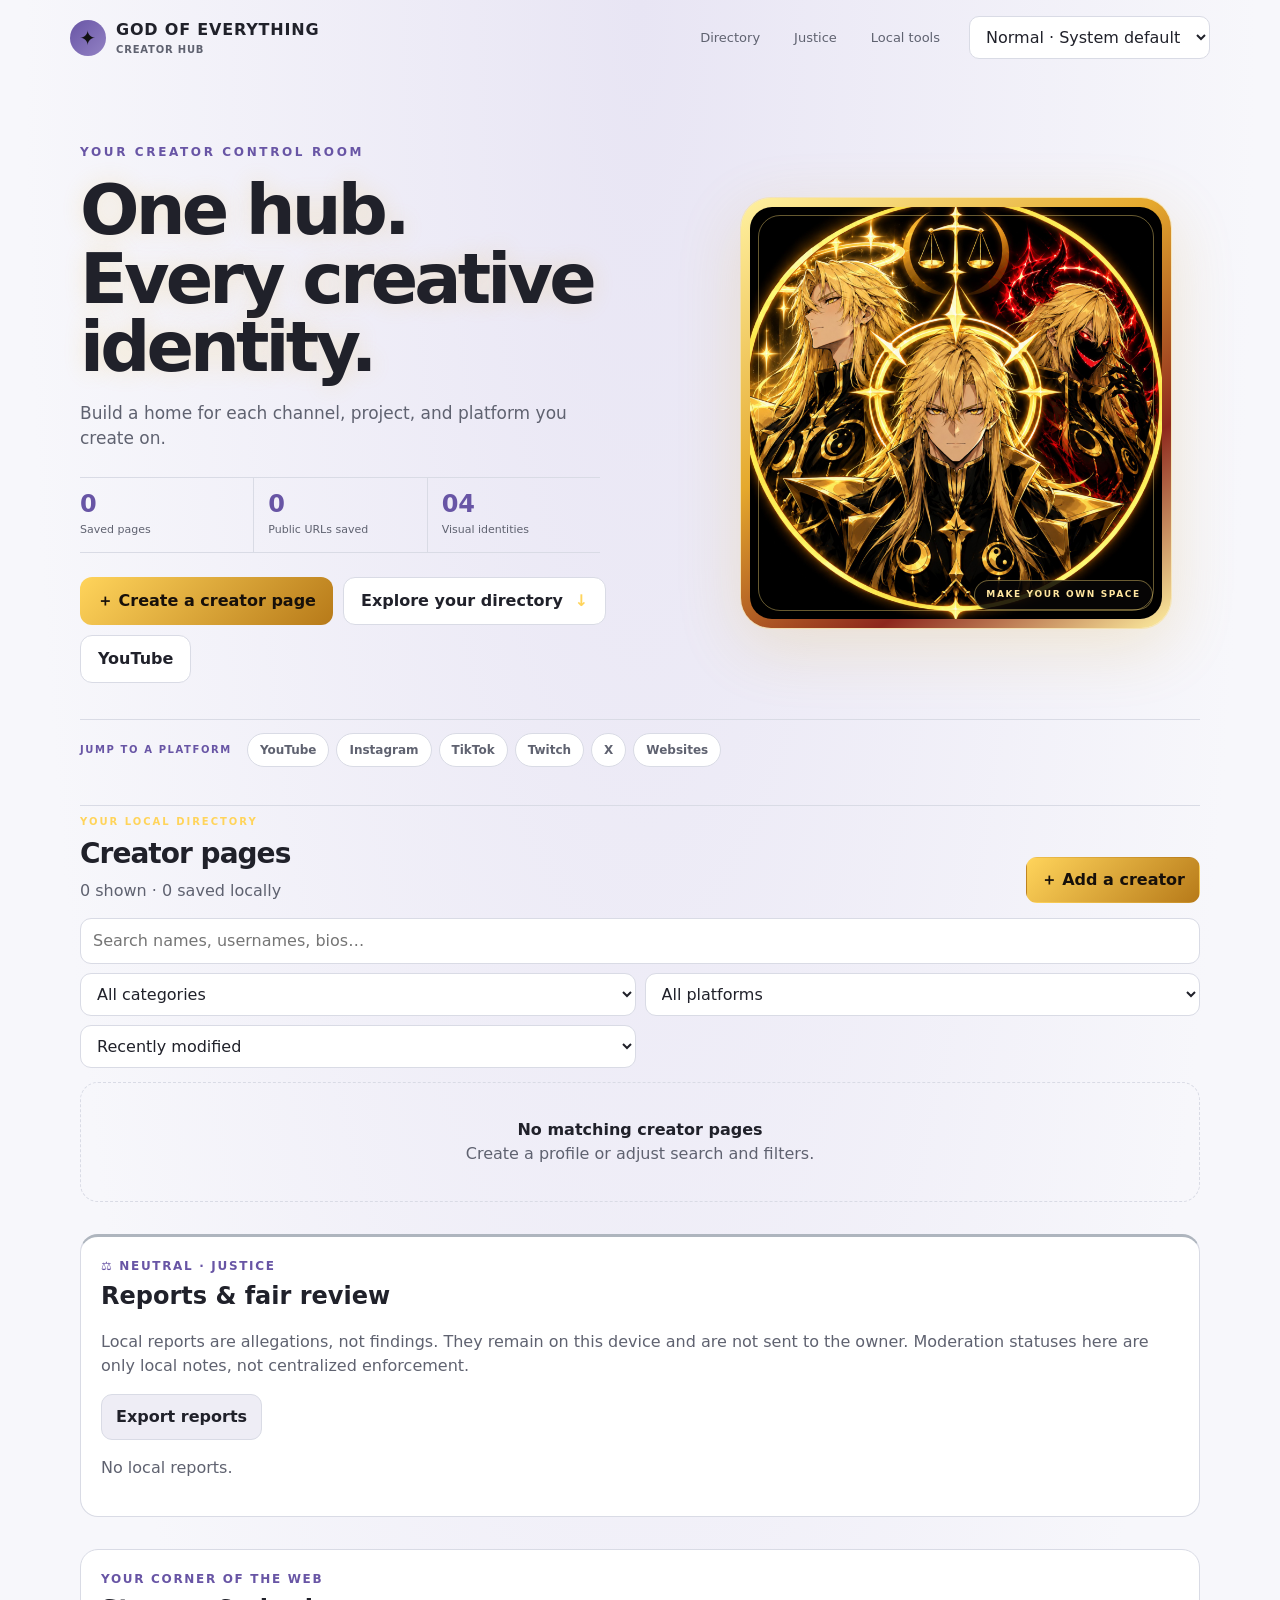
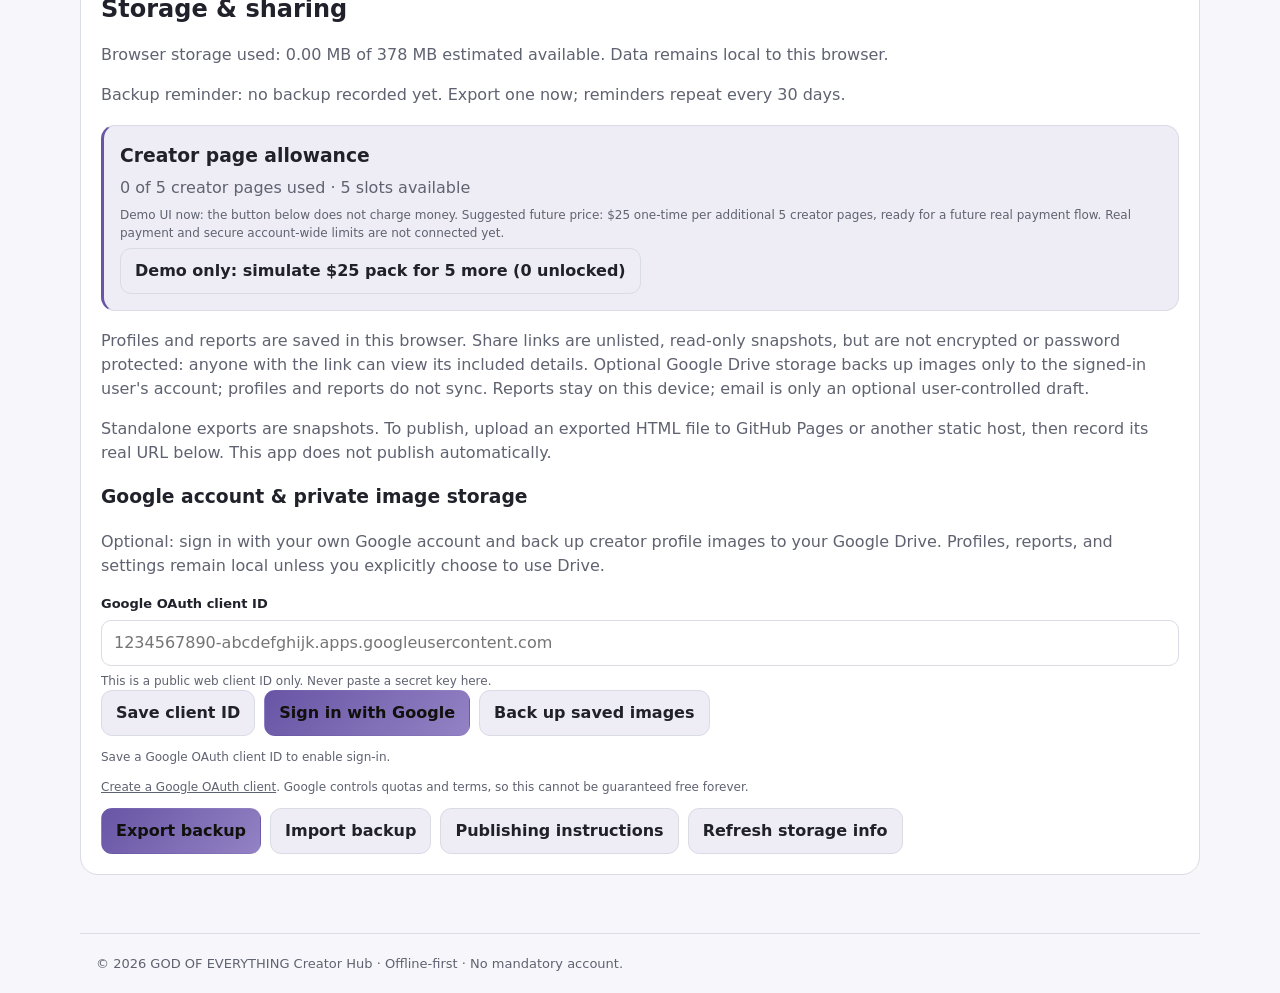
<file: index.html>
﻿<!doctype html>
<html lang="en">
<head>
<meta charset="utf-8"><meta name="viewport" content="width=device-width,initial-scale=1"><meta name="theme-color" content="#080706"><meta name="description" content="Official GOD OF EVERYTHING creator hub. Browse and manage creator pages and social links.">
<link rel="manifest" href="manifest.json"><link rel="icon" href="icon.svg" type="image/svg+xml"><link rel="stylesheet" href="styles.css"><title>GOD OF EVERYTHING — Creator Hub</title>
</head>
<body data-theme="normal">
<header><div class="wrap top"><a class="brand" href="#home"><span class="mark" aria-hidden="true">✦</span><span>GOD OF EVERYTHING<small>CREATOR HUB</small></span></a><nav class="hub-nav" aria-label="Hub navigation"><a href="#creators">Directory</a><a href="#justice">Justice</a><a href="#settings">Local tools</a></nav><label class="sr-only" for="appTheme">Dashboard theme</label><select id="appTheme" aria-label="Dashboard theme"><option value="normal">Normal · System default</option><option value="good">Good · Holy</option><option value="evil">Bad · Devil</option><option value="justice">Neutral · Yin & Yang</option></select></div></header>
<main class="wrap simple-home" id="home"><section class="simple-profile" aria-labelledby="homeTitle"><div class="home-copy"><p class="eyebrow">YOUR CREATOR CONTROL ROOM</p><h1 id="homeTitle">One hub.<br>Every creative identity.</h1><p class="tagline">Build a home for each channel, project, and platform you create on.</p><div class="home-stats" aria-label="Creator hub overview"><div><strong id="statProfiles">0</strong><span>Saved pages</span></div><div><strong id="statPublicLinks">0</strong><span>Public URLs saved</span></div><div><strong>04</strong><span>Visual identities</span></div></div><div class="simple-quicklinks"><button id="createTop">＋ Create a creator page</button><a href="#creators">Explore your directory <span>↓</span></a><a href="https://youtube.com" target="_blank" rel="noopener noreferrer">YouTube</a></div></div><div class="simple-art-frame"><img class="simple-art" src="brand-artwork.png" alt="GOD OF EVERYTHING character artwork" onerror="this.hidden=true;this.nextElementSibling.hidden=false"><div class="simple-art-fallback" hidden aria-label="GOD OF EVERYTHING artwork unavailable"><span>GOD</span><b>OF</b><span>EVERYTHING</span><i>✦</i></div><span class="art-caption">MAKE YOUR OWN SPACE</span></div><nav class="platform-shortcuts" aria-label="Filter creator pages by platform"><span>JUMP TO A PLATFORM</span><button data-home-platform="youtube">YouTube</button><button data-home-platform="instagram">Instagram</button><button data-home-platform="tiktok">TikTok</button><button data-home-platform="twitch">Twitch</button><button data-home-platform="x">X</button><button data-home-platform="website">Websites</button></nav></section><section class="simple-index" id="creators"><div class="simple-index-head"><div><p class="eyebrow">YOUR LOCAL DIRECTORY</p><h2>Creator pages</h2><p id="count" class="muted">Loading local data…</p></div><button class="primary" id="createDirectory">＋ Add a creator</button></div><div class="filters"><label class="sr-only" for="search">Search creator pages</label><input id="search" type="search" placeholder="Search names, usernames, bios…"><label class="sr-only" for="categoryFilter">Filter by category</label><select id="categoryFilter"><option value="">All categories</option><option>Art & design</option><option>Business</option><option>Comedy</option><option>Education</option><option>Fashion & beauty</option><option>Fitness & health</option><option>Food</option><option>Gaming</option><option>Lifestyle</option><option>Music</option><option>News & commentary</option><option>Podcast</option><option>Technology</option><option>Travel</option><option>Other</option></select><label class="sr-only" for="platformFilter">Filter by platform</label><select id="platformFilter"><option value="">All platforms</option><option value="youtube">YouTube</option><option value="instagram">Instagram</option><option value="tiktok">TikTok</option><option value="twitch">Twitch</option><option value="x">X</option><option value="facebook">Facebook</option><option value="discord">Discord</option><option value="linkedin">LinkedIn</option><option value="website">Website</option><option value="other">Other/custom</option></select><label class="sr-only" for="sort">Sort pages</label><select id="sort"><option value="updated">Recently modified</option><option value="name">Creator name</option><option value="created">Recently created</option></select></div><div id="grid" class="grid"></div></section><input id="backupInput" type="file" accept="application/json,.json" hidden>
<section class="panel justice-panel" id="justice"><div class="eyebrow">⚖ Neutral · Justice</div><h2>Reports & fair review</h2><p class="muted">Local reports are allegations, not findings. They remain on this device and are not sent to the owner. Moderation statuses here are only local notes, not centralized enforcement.</p><div class="actions"><button id="reportsExport" class="secondary">Export reports</button></div><div id="reportsList"></div></section>
<section class="panel" id="settings"><div class="eyebrow">Your corner of the web</div><h2>Storage & sharing</h2><p id="storageInfo" class="muted">Checking local storage…</p><p id="backupReminder" class="muted" role="status">Checking backup reminder…</p><div class="creator-quota" aria-labelledby="creatorQuotaTitle"><h3 id="creatorQuotaTitle">Creator page allowance</h3><p id="creatorQuotaStatus" class="muted" role="status">Checking creator page allowance…</p><p class="hint">Demo UI now: the button below does not charge money. Suggested future price: $25 one-time per additional 5 creator pages, ready for a future real payment flow. Real payment and secure account-wide limits are not connected yet.</p><button id="demoUnlockCreatorPack" class="secondary" type="button">Demo only: simulate $25 pack for 5 more</button></div><p class="muted">Profiles and reports are saved in this browser. Share links are unlisted, read-only snapshots, but are not encrypted or password protected: anyone with the link can view its included details. Optional Google Drive storage backs up images only to the signed-in user's account; profiles and reports do not sync. Reports stay on this device; email is only an optional user-controlled draft.</p><p class="muted">Standalone exports are snapshots. To publish, upload an exported HTML file to GitHub Pages or another static host, then record its real URL below. This app does not publish automatically.</p><div class="actions"><button class="primary" id="backupExport">Export backup</button><label class="btn secondary" for="backupInput">Import backup</label><button id="publishingHelp" class="secondary">Publishing instructions</button><button id="storageRefresh" class="secondary">Refresh storage info</button></div><div id="publishingPanel" class="hint" hidden><p>1. Select Export on a profile. 2. Upload the downloaded HTML file to GitHub Pages or another static host. 3. Open and verify the public page. 4. Return to that profile and save the actual public URL in its Published URL field. Future edits require exporting and uploading the updated file. A single static file is not a shared multi-user database.</p></div></section>
</main><footer><div class="wrap">© <span id="year"></span> GOD OF EVERYTHING Creator Hub · Offline-first · No mandatory account.</div></footer>
<div class="backdrop" id="editorDialog" role="dialog" aria-modal="true" aria-labelledby="editorTitle"><section class="modal"><div class="modal-head"><div><div class="eyebrow">Creator page builder</div><h2 id="editorTitle">Create creator page</h2></div><button class="close" data-close="editorDialog" aria-label="Close">×</button></div><form id="editorForm"><div class="form-grid">
<div class="field"><label for="name">Creator name *</label><input id="name" required maxlength="70"></div><div class="field"><label for="slug">Username / page ID *</label><input id="slug" required maxlength="48" pattern="[a-zA-Z0-9\-]+"><span class="hint">Letters, numbers, and hyphens only.</span></div>
<div class="field"><label for="category">Category</label><select id="category"><option>Other</option><option>Art & design</option><option>Business</option><option>Comedy</option><option>Education</option><option>Fashion & beauty</option><option>Fitness & health</option><option>Food</option><option>Gaming</option><option>Lifestyle</option><option>Music</option><option>News & commentary</option><option>Podcast</option><option>Technology</option><option>Travel</option></select></div><div class="field"><label for="profileTheme">Creator page theme</label><select id="profileTheme"><option value="normal">Normal · System default</option><option value="good">Good · Holy</option><option value="evil">Bad · Devil</option><option value="justice">Neutral · Yin & Yang</option></select></div>
<div class="field full"><label for="bio">Short biography</label><textarea id="bio" maxlength="500"></textarea></div><div class="field full"><label for="description">Long description</label><textarea id="description" maxlength="4000"></textarea></div>
<div class="field"><label for="avatarFile">Profile picture</label><input id="avatarFile" type="file" accept="image/png,image/jpeg,image/webp,image/gif"><img id="avatarPreview" class="editor-image-preview" alt="Profile picture preview" hidden><button id="removeAvatar" type="button" class="secondary image-remove" hidden>Remove profile picture</button><span class="hint">PNG, JPEG, WebP or GIF. Max 1.2 MB. Images are stored on this device and included in backups and page exports.</span></div><div class="field"><label for="coverFile">Cover image</label><input id="coverFile" type="file" accept="image/png,image/jpeg,image/webp,image/gif"><img id="coverPreview" class="editor-image-preview cover-preview" alt="Cover image preview" hidden><button id="removeCover" type="button" class="secondary image-remove" hidden>Remove cover image</button><span class="hint">PNG, JPEG, WebP or GIF. Max 1.2 MB.</span></div>
<div class="field"><label for="backgroundColor">Background color</label><input id="backgroundColor" type="color" value="#0b1020"></div><div class="field"><label for="backgroundGradient">Background gradient</label><select id="backgroundGradient"><option value="">Theme default</option><option value="sunrise">Warm sunrise</option><option value="ocean">Ocean blue</option><option value="cosmic">Cosmic violet</option></select></div>
<div class="field"><label for="youtube">YouTube</label><input id="youtube" type="url" placeholder="https://youtube.com/@name"></div><div class="field"><label for="instagram">Instagram</label><input id="instagram" type="url" placeholder="https://instagram.com/name"></div><div class="field"><label for="tiktok">TikTok</label><input id="tiktok" type="url" placeholder="https://tiktok.com/@name"></div><div class="field"><label for="twitch">Twitch</label><input id="twitch" type="url" placeholder="https://twitch.tv/name"></div><div class="field"><label for="x">X</label><input id="x" type="url" placeholder="https://x.com/name"></div><div class="field"><label for="facebook">Facebook</label><input id="facebook" type="url" placeholder="https://facebook.com/name"></div><div class="field"><label for="discord">Discord</label><input id="discord" type="url" placeholder="https://discord.gg/..."></div><div class="field"><label for="linkedin">LinkedIn</label><input id="linkedin" type="url" placeholder="https://linkedin.com/in/name"></div><div class="field"><label for="website">Website / podcast</label><input id="website" type="url" placeholder="https://example.com"></div><div class="field"><label for="other">Other social link</label><input id="other" type="url" placeholder="https://..."></div>
<div class="field full"><label>Custom links</label><div id="customLinks"></div><div class="actions"><button type="button" id="addCustomLink" class="secondary">＋ Add link</button><button type="button" id="resetTheme" class="secondary">Reset theme defaults</button></div></div><div class="field full"><label for="publishedUrl">Published URL (optional)</label><input id="publishedUrl" type="url" placeholder="Save only after you upload and verify the real URL"></div></div><p class="hint">Theme changes preserve profile details. Local drafts are not public. Social URLs are manual links; no account is connected.</p><div class="actions"><button type="button" class="secondary" data-close="editorDialog">Cancel</button><button type="button" class="secondary" id="editorPreview">Preview unsaved changes</button><button type="submit" class="primary">Save page</button></div></form></section></div>
<div class="backdrop" id="previewDialog" role="dialog" aria-modal="true" aria-labelledby="previewTitle"><section class="modal preview"><div class="modal-head"><div><div class="eyebrow">Local preview · not published</div><h2 id="previewTitle">Creator page preview</h2></div><button class="close" data-close="previewDialog" aria-label="Close">×</button></div><div id="previewContent"></div><div class="actions"><button class="secondary" data-close="previewDialog">Close</button><button id="previewReport" class="secondary">Report page</button><button id="previewShare" class="secondary">Share page</button><button id="previewExport" class="primary">Export standalone HTML</button></div></section></div>
<div class="backdrop" id="shareLinkDialog" role="dialog" aria-modal="true" aria-labelledby="shareLinkTitle"><section class="modal"><div class="modal-head"><div><div class="eyebrow">Creator page link</div><h2 id="shareLinkTitle">Your share link is ready</h2></div><button class="close" data-close="shareLinkDialog" aria-label="Close">×</button></div><p id="shareLinkNote" class="muted"></p><div class="field"><label for="shareLinkValue">Shareable link</label><input id="shareLinkValue" type="url" readonly></div><div class="actions"><button class="secondary" data-close="shareLinkDialog">Close</button><button id="copyShareLink" class="primary">Copy link</button></div></section></div>
<div class="backdrop" id="reportDialog" role="dialog" aria-modal="true" aria-labelledby="reportTitle"><section class="modal"><div class="modal-head"><div><div class="eyebrow">Neutral · Justice</div><h2 id="reportTitle">Report a page</h2></div><button class="close" data-close="reportDialog" aria-label="Close">×</button></div><form id="reportForm"><p id="reportedPage" class="muted"></p><input id="reportPageId" type="hidden"><div class="field"><label for="reportCategory">Category *</label><select id="reportCategory" required><option value="">Choose a reason</option><option>Impersonation</option><option>Spam</option><option>Inappropriate content</option><option>Broken or misleading links</option><option>Other</option></select></div><div class="field"><label for="reportDetails">Explanation *</label><textarea id="reportDetails" required maxlength="1200"></textarea></div><div class="field"><label for="reportReference">Reference to relevant content (optional)</label><input id="reportReference" type="url" placeholder="https://..."></div><p class="hint">Saved only on this device. It will not be sent to the owner. A report is not proof of wrongdoing.</p><div class="actions"><button type="button" class="secondary" data-close="reportDialog">Cancel</button><button type="submit" class="primary">Save local report</button></div></form></section></div>
<div class="backdrop" id="importDialog" role="dialog" aria-modal="true" aria-labelledby="importTitle"><section class="modal"><div class="modal-head"><div><div class="eyebrow">Backup restore</div><h2 id="importTitle">Review import</h2></div><button class="close" data-close="importDialog" aria-label="Close">×</button></div><p id="importSummary"></p><label for="importMode">Import behavior</label><select id="importMode"><option value="merge">Merge (replace matching IDs)</option><option value="replace">Replace all local profiles and reports</option></select><div class="actions"><button class="secondary" data-close="importDialog">Cancel</button><button id="confirmImport" class="primary">Confirm import</button></div></section></div>
<div class="toast" id="toast" role="status" aria-live="polite"></div><script src="https://accounts.google.com/gsi/client" async defer></script><script src="drive-storage.js" defer></script><script src="app.js" defer></script>
</body></html>
</file>
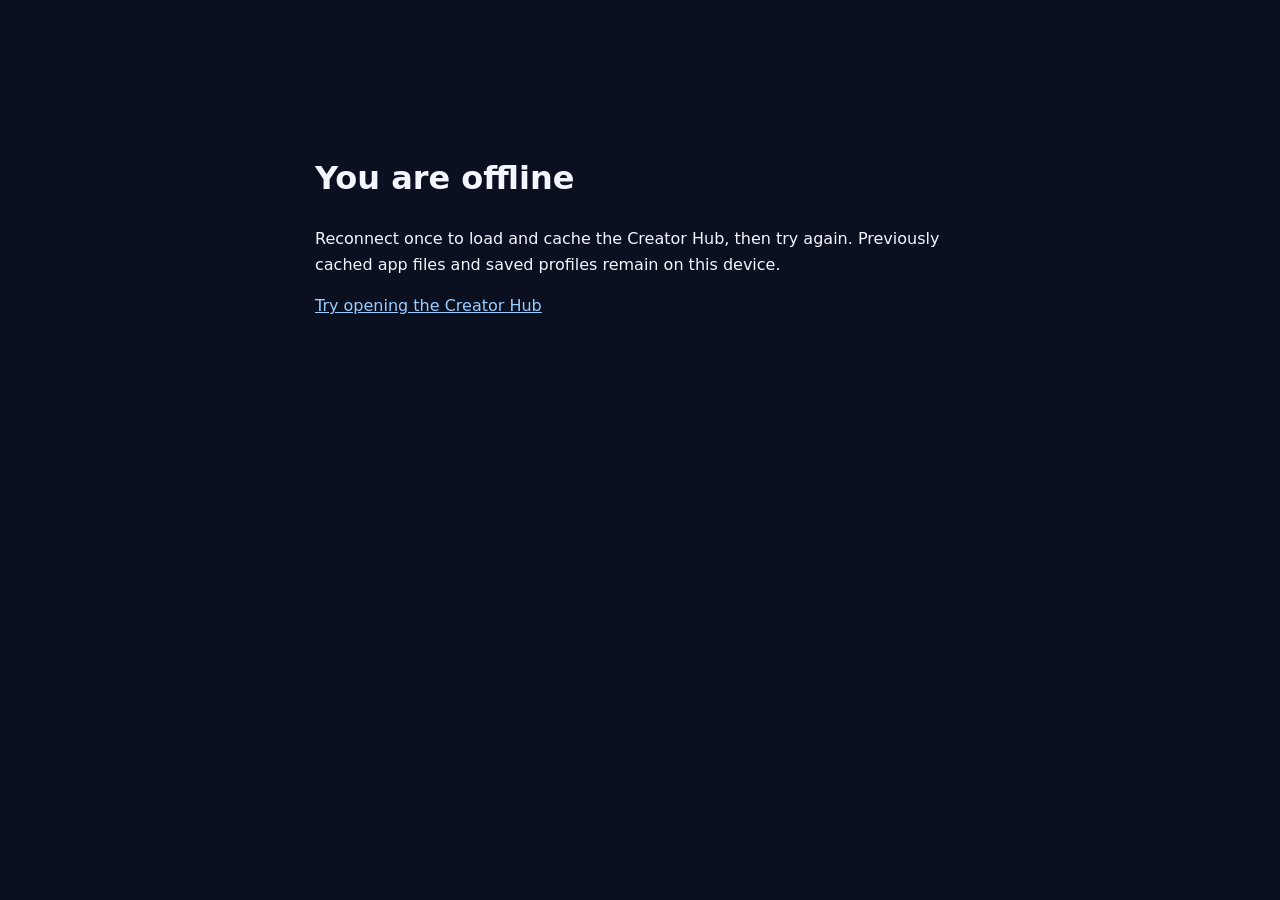
<file: offline.html>
<!doctype html>
<html lang="en">
<head>
  <meta charset="utf-8">
  <meta name="viewport" content="width=device-width,initial-scale=1">
  <title>Creator Hub offline</title>
  <style>
    body{font:16px/1.6 system-ui,sans-serif;background:#0b1020;color:#f4f6ff;max-width:650px;margin:12vh auto;padding:24px}
    a{color:#9cf}
  </style>
</head>
<body>
  <h1>You are offline</h1>
  <p>Reconnect once to load and cache the Creator Hub, then try again. Previously cached app files and saved profiles remain on this device.</p>
  <p><a href="./index.html">Try opening the Creator Hub</a></p>
</body>
</html>
</file>
<file: styles.css>
:root{color-scheme:dark;--bg:#080706;--surface:#15120e;--surface2:#211a10;--text:#fff8e7;--muted:#c2b69b;--line:#5a4520;--accent:#ffd45b;--accent-2:#b77a19}
body[data-theme="good"]{color-scheme:light;--bg:#fffaf0;--surface:#fff;--surface2:#fff5dc;--text:#29251b;--muted:#6b6251;--line:#e8d9b7;--accent:#b28b35;--accent-2:#e3bd6a}
body[data-theme="evil"]{--bg:#10090c;--surface:#1c1117;--surface2:#2d161f;--text:#fff1f3;--muted:#c5aab1;--line:#542938;--accent:#ef5268;--accent-2:#a81834}
body[data-theme="justice"]{--bg:#17191d;--surface:#22262c;--surface2:#2c3139;--text:#f1f2f3;--muted:#b5bac2;--line:#454b55;--accent:#c5ccd4;--accent-2:#969fa9}
*{box-sizing:border-box}body{margin:0;background:radial-gradient(ellipse at 50% 0%,#49300d 0%,#17100a 28%,var(--bg) 68%);color:var(--text);font:16px/1.5 system-ui,-apple-system,"Segoe UI",sans-serif;transition:background .3s,color .2s}body[data-theme="good"]{background:radial-gradient(ellipse at 50% 0%,#fff0c7 0%,#fffaf0 65%)}body[data-theme="evil"]{background:radial-gradient(ellipse at 50% 0%,#441423 0%,#10090c 68%)}body[data-theme="justice"]{background:radial-gradient(ellipse at 50% 0%,#343941 0%,#17191d 68%)}a{color:inherit}.wrap{width:min(1140px,calc(100% - 32px));margin:auto}header{position:relative;z-index:5;background:transparent;border-bottom:0}.top{display:flex;align-items:center;justify-content:space-between;gap:16px;padding:16px 0;flex-wrap:wrap}.brand{display:flex;align-items:center;gap:10px;text-decoration:none;font-weight:850;letter-spacing:.05em}.brand small{display:block;font-size:10px;color:var(--muted);font-weight:600}.mark{width:36px;height:36px;border-radius:50%;display:grid;place-items:center;background:linear-gradient(135deg,var(--accent),var(--accent-2));color:#111;font-size:20px}.top-actions,.actions,.filters,.card-actions,.report-actions{display:flex;gap:9px;align-items:center;flex-wrap:wrap}.top-actions a{font-size:13px;text-decoration:none;color:var(--muted)}.top-actions a:hover{color:var(--text)}button,.btn{border:1px solid transparent;border-radius:11px;padding:10px 14px;font:inherit;font-weight:730;cursor:pointer;text-decoration:none;display:inline-flex;align-items:center;justify-content:center;gap:7px;background:var(--surface2);color:var(--text)}button:hover,.btn:hover{filter:brightness(1.12)}button:focus-visible,a:focus-visible,input:focus-visible,select:focus-visible,textarea:focus-visible{outline:2px solid var(--accent);outline-offset:2px}.primary{background:linear-gradient(130deg,var(--accent),var(--accent-2));color:#10100c}.secondary{border-color:var(--line)}.danger{background:#562533;color:#ffe0e6}select,input,textarea{font:inherit;color:var(--text);background:var(--surface);border:1px solid var(--line);border-radius:10px;padding:10px 12px}select,input{min-height:42px}textarea{min-height:86px;resize:vertical}main{padding:28px 0 58px}.hero{display:grid;grid-template-columns:1.2fr .8fr;gap:24px;align-items:center;padding:20px 0}.eyebrow{color:var(--accent);font-size:12px;font-weight:850;letter-spacing:.14em;text-transform:uppercase}h1{font-size:clamp(36px,5vw,58px);line-height:1.05;letter-spacing:-.04em;margin:10px 0 16px}.gradient{background:linear-gradient(100deg,var(--text),var(--accent),#b399e8);background-clip:text;color:transparent}.lead{color:var(--muted);max-width:660px;font-size:17px}.hero-card,.panel{background:var(--surface);border:1px solid var(--line);border-radius:18px;padding:20px}.hero-card p,.muted,.hint{color:var(--muted)}.notice{border:1px solid var(--line);background:var(--surface);border-radius:12px;padding:12px 15px;margin:14px 0;color:var(--muted);font-size:13px}.notice strong{color:var(--text)}.toolbar{display:flex;gap:12px;align-items:end;justify-content:space-between;flex-wrap:wrap;margin:32px 0 12px}.toolbar h2,.panel h2{margin:3px 0 0}.toolbar p{margin:4px 0}.filters{margin:14px 0 18px}.filters input[type=search]{flex:1;min-width:210px}.filters select{min-width:148px}.grid{display:grid;grid-template-columns:repeat(3,minmax(0,1fr));gap:16px}.creator-card{overflow:hidden;border:1px solid var(--line);border-top:3px solid var(--profile-accent);border-radius:18px;background:var(--surface)}.card-cover{height:88px;background:linear-gradient(125deg,var(--surface2),var(--profile-accent));background-size:cover;background-position:center}.card-content{padding:0 15px 15px}.card-avatar{width:62px;height:62px;margin-top:-28px;border:4px solid var(--surface);border-radius:18px;object-fit:cover;background:var(--surface2);display:grid;place-items:center;font-size:22px}.creator-card h3{margin:8px 0 1px;font-size:18px;overflow-wrap:anywhere}.handle{font-size:13px;color:var(--profile-accent,var(--accent))}.tag{display:inline-flex;margin:6px 4px 0 0;padding:3px 9px;border:1px solid var(--line);border-radius:99px;font-size:11px;color:var(--muted)}.bio{color:var(--muted);font-size:14px;white-space:pre-wrap;min-height:40px}.socials{display:flex;gap:7px;flex-wrap:wrap;margin:12px 0}.socials a{font-size:12px;text-decoration:none;background:var(--surface2);border:1px solid var(--line);padding:6px 9px;border-radius:9px}.card-actions{margin-top:12px}.card-actions button,.report-actions button{flex:1;font-size:11px;padding:7px;min-width:62px}.draft-badge,.published-badge,.status{font-size:11px;color:var(--muted);border:1px solid var(--line);padding:4px 8px;border-radius:99px}.published-badge,.status{color:var(--accent)}.empty{grid-column:1/-1;border:1px dashed var(--line);border-radius:18px;padding:35px;text-align:center;color:var(--muted)}.empty strong{color:var(--text)}.panel{margin-top:32px}.justice-panel{border-top:3px solid #aeb5be}.panel>p{color:var(--muted)}.report-row{display:flex;justify-content:space-between;align-items:center;gap:14px;flex-wrap:wrap;border-top:1px solid var(--line);padding:14px 0}.report-row p{margin:6px 0}.report-row>div:first-child{min-width:220px;flex:1}.report-actions{max-width:500px}footer{border-top:1px solid var(--line);padding:20px 0;color:var(--muted);font-size:13px}.backdrop{position:fixed;inset:0;background:#03040bdc;display:none;align-items:center;justify-content:center;padding:16px;z-index:10}.backdrop.open{display:flex}.modal{width:min(800px,100%);max-height:92vh;overflow:auto;background:var(--surface);border:1px solid var(--line);border-radius:20px;padding:21px;box-shadow:0 20px 90px #0008}.modal-head{display:flex;align-items:center;justify-content:space-between;gap:12px;margin-bottom:14px}.modal-head h2{margin:3px 0}.close{padding:4px 11px;font-size:20px}.form-grid{display:grid;grid-template-columns:1fr 1fr;gap:12px}.field{display:flex;flex-direction:column;gap:6px}.field input,.field textarea,.field select{width:100%}.full{grid-column:1/-1}.field label{font-size:13px;font-weight:750}.hint{font-size:12px}.modal .actions{justify-content:flex-end;margin-top:14px}.custom-link-row{display:grid;grid-template-columns:1fr 1.4fr auto auto auto;gap:6px;margin:7px 0}.custom-link-row button{padding:6px 9px;font-size:12px}.preview .modal{width:min(760px,100%)}.profile-page{--profile-accent:#87b8ff;overflow:hidden;border:1px solid var(--line);border-radius:18px;background:var(--surface)}.profile-cover{height:160px;background:var(--profile-gradient) center/cover}.profile-content{padding:0 20px 20px}.profile-content .avatar{width:86px;height:86px;margin-top:-40px;border:5px solid var(--surface);border-radius:22px;object-fit:cover;background:var(--surface2)}.avatar-empty{display:grid;place-items:center;font-size:28px}.profile-content h2{margin:8px 0 0}.profile-content .bio,.description{white-space:pre-wrap}.meta{font-size:11px;color:var(--muted)}.published{color:var(--accent)}.toast{position:fixed;bottom:18px;left:50%;transform:translateX(-50%);z-index:30;background:var(--surface2);border:1px solid var(--line);border-radius:12px;padding:11px 15px;max-width:min(620px,calc(100% - 30px));display:none}.toast.show{display:block}.toast.error{border-color:#e65d71}.modal-open{overflow:hidden}.sr-only{position:absolute;width:1px;height:1px;padding:0;margin:-1px;overflow:hidden;clip:rect(0,0,0,0);white-space:nowrap;border:0}[hidden]{display:none!important}
@media(max-width:900px){.hero{grid-template-columns:1fr}.hero-card{display:none}.grid{grid-template-columns:repeat(2,minmax(0,1fr))}.top-actions{gap:8px}}
@media(max-width:640px){header{position:relative}.top-actions{display:grid;grid-template-columns:repeat(2,minmax(0,1fr));width:100%;min-width:0}.top-actions a{font-size:12px;min-width:0}.top-actions select,.top-actions button{width:100%;min-width:0}.grid,.form-grid{grid-template-columns:1fr}.full{grid-column:auto}.filters>*{flex:1}.toolbar{align-items:start}.card-actions button{min-width:72px}.custom-link-row{grid-template-columns:1fr 1fr}.custom-link-row button{min-height:38px}.modal{padding:16px}.report-actions{width:100%}}
.creator-card.theme-good{--profile-accent:#a47b20;background:#fffaf0;color:#29251b}.creator-card.theme-good .bio,.creator-card.theme-good .handle{color:#6b572d}.creator-card.theme-evil{--profile-accent:#ef5268;background:#1c1117;color:#fff1f3}.creator-card.theme-evil .bio{color:#c5aab1}.creator-card.theme-justice{--profile-accent:#c5ccd4;background:#22262c;color:#f1f2f3}.creator-card.theme-justice .bio{color:#b5bac2}.creator-card.theme-normal{--profile-accent:#87b8ff}
.profile-page{color:var(--profile-text,var(--text));background:var(--profile-bg,var(--surface))}.profile-page.theme-good{--profile-text:#29251b;--profile-surface:#fffaf0;--profile-accent:#a47b20}.profile-page.theme-evil{--profile-text:#fff1f3;--profile-surface:#1c1117;--profile-accent:#ef5268}.profile-page.theme-justice{--profile-text:#f1f2f3;--profile-surface:#22262c;--profile-accent:#c5ccd4}.profile-page.theme-normal{--profile-text:#f4f6ff;--profile-surface:#141c31;--profile-accent:#87b8ff}.profile-page .profile-content .avatar{border-color:var(--profile-bg,var(--surface));background:var(--profile-surface,var(--surface2))}.profile-page .socials a{color:var(--profile-text,var(--text));background:var(--profile-surface,var(--surface2))}
html,body{max-width:100%;overflow-x:hidden}
.atlas-hero{grid-template-columns:minmax(0,1.12fr) minmax(350px,.88fr);gap:clamp(30px,6vw,86px);min-height:570px;padding:54px 0 48px;position:relative}
.atlas-hero:before{content:"";position:absolute;left:0;right:0;bottom:21px;border-bottom:1px solid var(--line);opacity:.7}
.hero-copy{padding:20px 0 43px}
.atlas-hero .eyebrow{display:flex;align-items:center;gap:11px;color:var(--muted);font-size:10px;letter-spacing:.18em}
.issue-mark{display:grid;place-items:center;width:28px;height:28px;border:1px solid var(--accent);border-radius:50%;color:var(--accent);font-family:Georgia,serif;font-size:13px;letter-spacing:0}
.atlas-hero h1{font-family:Georgia,"Times New Roman",serif;font-weight:500;font-size:clamp(55px,7vw,94px);line-height:.96;letter-spacing:-.065em;margin:31px 0 22px}
.atlas-hero h1 em{font-weight:400;color:var(--accent);letter-spacing:-.07em}
.atlas-hero .lead{font-size:16px;line-height:1.8;max-width:470px}
.hero-actions{align-items:center;margin-top:25px}
.hero-actions .primary{padding:13px 18px}
.text-link{color:var(--muted);text-decoration:none;font-size:13px;padding:10px 5px}.text-link span{color:var(--accent);padding-left:5px}
.platform-strip{display:flex;align-items:center;gap:12px 17px;flex-wrap:wrap;margin-top:39px;padding-top:15px;border-top:1px solid var(--line)}
.platform-strip>span{width:100%;font-size:9px;letter-spacing:.17em;color:var(--muted);font-weight:800}
.platform-strip a{font-family:Georgia,"Times New Roman",serif;font-size:14px;text-decoration:none;color:var(--text);border-bottom:1px solid transparent}
.platform-strip a:hover,.platform-strip a.active{color:var(--accent);border-color:var(--accent)}
.atlas-art{align-self:center;position:relative;min-width:0;padding:14px 18px 11px;border:1px solid var(--line);border-radius:48% 48% 4px 4px / 18% 18% 4px 4px;background:radial-gradient(ellipse at center, color-mix(in srgb,var(--accent) 9%,var(--surface)) 0%,var(--surface) 70%);overflow:hidden}
.atlas-art:after{content:"";position:absolute;inset:12px;border:1px solid color-mix(in srgb,var(--line) 70%,transparent);border-radius:48% 48% 2px 2px / 18% 18% 2px 2px;pointer-events:none}
.atlas-heading,.atlas-caption{position:relative;z-index:1;display:flex;justify-content:space-between;gap:12px;color:var(--muted);font-size:9px;font-weight:800;letter-spacing:.15em}
.atlas-heading{padding:7px 4px 0}
.atlas-caption{padding:0 4px 7px;font-size:8px}
.constellation{display:block;width:100%;height:auto;max-height:370px;overflow:visible}
.constellation ellipse{fill:none;stroke:var(--line);stroke-width:1;stroke-dasharray:2 6;opacity:.8}
.constellation .map-route{fill:none;stroke:var(--accent);stroke-width:1;stroke-dasharray:3 5;opacity:.52}
.constellation circle{fill:var(--surface);stroke:var(--accent);stroke-width:2}
.constellation .map-core{fill:var(--surface2);stroke-width:1}
.constellation text{fill:var(--muted);font:700 9px system-ui,sans-serif;letter-spacing:1.5px}
.constellation text:nth-of-type(1),.constellation text:nth-of-type(2){fill:var(--text);font-family:Georgia,serif;font-size:11px;letter-spacing:2px}
.constellation .map-spark{fill:none;stroke:var(--accent);stroke-width:1.5;stroke-linecap:round;opacity:.8}
.theme-note{display:flex;align-items:center;gap:12px;padding:14px 0 24px;border-bottom:1px solid var(--line);color:var(--muted);font-size:12px}
.theme-note-mark{font-size:19px;color:var(--accent)}
.theme-note strong{color:var(--text);font-weight:750}
.theme-note a{margin-left:auto;color:var(--accent);text-decoration:none;white-space:nowrap}
#creators{padding-top:8px}
@media(max-width:900px){.atlas-hero{grid-template-columns:minmax(0,1fr) minmax(280px,.8fr);gap:28px;min-height:0;padding:40px 0}.atlas-hero h1{font-size:clamp(54px,8vw,76px)}.atlas-art{padding:12px}.platform-strip{gap:10px 13px}}
@media(max-width:640px){.atlas-hero{grid-template-columns:1fr;gap:24px;padding:27px 0 34px}.atlas-hero:before{bottom:14px}.hero-copy{padding:8px 0 0}.atlas-hero h1{font-size:clamp(56px,16vw,78px);margin:25px 0 18px}.atlas-hero .lead{font-size:15px}.platform-strip{margin-top:25px}.atlas-art{width:min(100%,430px);justify-self:center}.constellation{max-height:310px}.theme-note{align-items:flex-start;flex-wrap:wrap}.theme-note a{margin-left:31px}.top-actions{display:grid;grid-template-columns:repeat(2,minmax(0,1fr))}}
.simple-home{width:min(100%,650px);padding-top:28px}
.simple-profile{text-align:center;padding:0 0 25px}
.simple-art-frame{position:relative;width:min(100%,400px);aspect-ratio:1;margin:0 auto 25px;padding:5px;border-radius:50%;background:linear-gradient(135deg,#fff1a1,#e5a92d,#fff0a1,#7f191e);box-shadow:0 0 24px #f4bb3a55,0 0 70px #e09d1c20}
.simple-art-frame:after{content:"";position:absolute;inset:-7px;border:1px solid #ffdf78a0;border-radius:50%;pointer-events:none}
.simple-art{display:block;width:100%;height:100%;object-fit:cover;border-radius:50%}
.simple-art-fallback{width:100%;height:100%;border-radius:50%;display:flex;flex-direction:column;align-items:center;justify-content:center;gap:3px;background:radial-gradient(circle at 50% 35%,#49300d,#17100a 67%,#080706);color:#fff2c3;font-family:Georgia,"Times New Roman",serif;font-size:clamp(26px,9vw,42px);font-weight:bold;letter-spacing:.13em;text-shadow:0 0 18px #f0b42c80}
.simple-art-fallback i{font-style:normal;color:#ffd45b;font-size:34px;margin-top:8px}
.simple-profile .eyebrow{margin:0 0 9px;color:#ffd45b;font-size:12px;font-weight:800;letter-spacing:.28em}
.simple-profile h1{margin:0;font-family:Inter,system-ui,sans-serif;font-size:clamp(30px,8vw,48px);line-height:1.04;letter-spacing:.045em;text-shadow:0 0 22px #f7b82d30}
.simple-profile .tagline{color:var(--muted);margin:13px 0 22px;font-size:16px}
.divider{width:78px;height:2px;margin:0 auto 20px;background:linear-gradient(90deg,transparent,#ffd45b,#ff303d,transparent)}
.simple-quicklinks{display:flex;justify-content:center;align-items:center;gap:10px;flex-wrap:wrap}
.simple-quicklinks a,.simple-quicklinks button{min-height:48px;padding:11px 17px;border:1px solid #e5b64a3b;border-radius:12px;background:linear-gradient(110deg,#211a10,#12100d 72%);color:var(--text);text-decoration:none;font-weight:750}
.simple-quicklinks a span{color:#ffd45b;padding-left:6px}
.simple-quicklinks button{background:linear-gradient(135deg,#ffd45b,#b77a19);color:#17100a;border:0}
.platform-shortcuts{display:flex;justify-content:center;gap:8px;flex-wrap:wrap;margin:15px auto 0}
.platform-shortcuts button{padding:6px 10px;border:1px solid transparent;background:transparent;color:var(--muted);font-size:12px}
.platform-shortcuts button:hover,.platform-shortcuts button.active{color:#ffd45b;border-color:#e5b64a3b;background:#211a10}
.simple-index{border-top:1px solid #e5b64a3b;padding-top:25px;margin-top:4px}
.simple-index-head{display:flex;justify-content:space-between;align-items:end;gap:14px;margin-bottom:15px}
.simple-index-head .eyebrow{margin:0;color:#ffd45b;font-size:10px;letter-spacing:.2em}
.simple-index-head h2{margin:4px 0;font-family:Georgia,"Times New Roman",serif;font-size:28px;font-weight:500}
.simple-index-head p{margin:0}
.simple-index-head .primary{background:linear-gradient(135deg,#ffd45b,#b77a19);color:#17100a}
.simple-index .filters{display:grid;grid-template-columns:1fr 1fr;gap:9px;margin:14px 0}
.simple-index .filters input[type=search]{grid-column:1/-1;min-width:0}
.simple-index .filters input,.simple-index .filters select{min-width:0;width:100%;border-color:#e5b64a3b;border-radius:11px;background:#15120e;color:#fff8e7}
.simple-index .grid{grid-template-columns:1fr;gap:13px}
.creator-card{--profile-accent:#ffd45b;border-color:#e5b64a3b;border-radius:17px;background:linear-gradient(110deg,#211a10,#12100d 72%);color:#fff8e7}
.creator-card.theme-good{--profile-accent:#ffd45b;background:linear-gradient(110deg,#211a10,#12100d 72%);color:#fff8e7}
.creator-card.theme-evil{--profile-accent:#ff303d;background:linear-gradient(110deg,#260d10,#12100d 72%);color:#fff1f3}
.creator-card.theme-justice{--profile-accent:#c5ccd4;background:linear-gradient(110deg,#1a1b1d,#101113 72%);color:#f1f2f3}
.creator-card.theme-normal{--profile-accent:#87b8ff}
.creator-card .bio{color:var(--muted)}
.creator-card .socials a{background:#15120e;border-color:#e5b64a3b}
.creator-card .card-actions button{flex:0 1 auto}
.simple-home~.panel,.simple-home~footer{width:min(100%,650px);margin-left:auto;margin-right:auto}
.simple-home~.panel{margin-top:24px}
body[data-theme="good"] .simple-profile .eyebrow{color:#b28b35}
body[data-theme="evil"] .simple-profile .eyebrow{color:#ef5268}
body[data-theme="justice"] .simple-profile .eyebrow{color:#c5ccd4}
body[data-theme="good"] .simple-quicklinks button{background:linear-gradient(135deg,#f2d98b,#b28b35)}
body[data-theme="evil"] .simple-quicklinks button{background:linear-gradient(135deg,#ed5265,#9d1c30);color:#fff}
body[data-theme="justice"] .simple-quicklinks button{background:linear-gradient(135deg,#d0d4d9,#747d87);color:#111}
@media(max-width:640px){.simple-home{padding-top:19px}.simple-art-frame{width:min(88vw,350px);margin-bottom:21px}.simple-index-head{align-items:start;flex-direction:column}.simple-index-head .primary{width:100%}.simple-index .filters{grid-template-columns:1fr}.simple-index .filters input[type=search]{grid-column:auto}.simple-quicklinks>*{flex:1}.simple-home~.panel{padding:16px}}
.editor-image-preview{width:100%;max-height:180px;object-fit:contain;object-position:left center;border:1px solid var(--line);border-radius:10px;background:var(--surface2)}.editor-image-preview.cover-preview{max-height:140px}.image-remove{align-self:flex-start}
.profile-page{background:var(--profile-bg,var(--profile-surface,var(--surface)));color:var(--profile-text,var(--text));border-color:var(--profile-line,var(--line))}.profile-page.theme-good{--profile-text:#29251b;--profile-line:#e8d9b7;--profile-surface:#fff}.profile-page.theme-evil{--profile-text:#fff1f3;--profile-line:#542938;--profile-surface:#1c1117}.profile-page.theme-justice{--profile-text:#f1f2f3;--profile-line:#454b55;--profile-surface:#22262c}.profile-page.theme-normal{--profile-text:#f4f6ff;--profile-line:#26334b;--profile-surface:#10182a}.profile-page .avatar{border-color:var(--profile-bg);background:var(--profile-surface)}.profile-page .tag{border-color:var(--profile-line);color:var(--profile-text)}.profile-page .meta{color:var(--profile-text);opacity:.72}.profile-page .socials a{background:var(--profile-surface);border-color:var(--profile-line);color:var(--profile-text)}
.hub-nav{display:flex;align-items:center;gap:8px;margin-left:auto}.hub-nav a{padding:8px 12px;border:1px solid transparent;border-radius:999px;color:var(--muted);font-size:13px;text-decoration:none}.hub-nav a:hover{border-color:#e5b64a3b;background:#211a10;color:var(--accent)}
.extra-platform-grid{display:grid;grid-template-columns:repeat(2,minmax(0,1fr));gap:10px}.extra-platform-grid .field{min-width:0}
.simple-home{width:min(1120px,calc(100% - 40px));padding:38px 0 58px}
.simple-profile{display:grid;grid-template-columns:minmax(0,1.08fr) minmax(290px,.92fr);align-items:center;gap:22px 58px;text-align:left;padding:18px 0 30px}
.home-copy{padding:12px 0}
.home-copy .eyebrow{margin:0 0 15px;color:#ffd45b;letter-spacing:.22em}
.home-copy h1{max-width:620px;margin:0;font-size:clamp(40px,6vw,70px);line-height:.98;letter-spacing:-.055em}
.home-copy .tagline{max-width:510px;margin:19px 0 25px;color:var(--muted);font-size:17px}
.home-stats{display:grid;grid-template-columns:repeat(3,minmax(0,1fr));max-width:520px;margin:0 0 24px;border-top:1px solid #e5b64a3b;border-bottom:1px solid #e5b64a3b}
.home-stats div{display:flex;flex-direction:column;padding:13px 10px 13px 0}.home-stats div+div{padding-left:14px;border-left:1px solid #e5b64a3b}
.home-stats strong{color:#ffd45b;font-size:24px;line-height:1.1}.home-stats span{margin-top:5px;color:var(--muted);font-size:11px}
.simple-quicklinks{justify-content:flex-start;gap:10px}.simple-quicklinks button{background:linear-gradient(135deg,#ffd45b,#b77a19);color:#17100a}.simple-quicklinks a{background:#15120e}
.simple-art-frame{width:min(100%,430px);aspect-ratio:1;margin:0 auto;padding:9px;border-radius:30px;background:linear-gradient(145deg,#fff1a1,#e5a92d 40%,#8d281d 72%,#fff0a1);box-shadow:0 18px 65px #dca32330,0 0 0 1px #ffdf7866}
.simple-art-frame:after{inset:17px;border:1px solid #ffdf7866;border-radius:22px}
.simple-art{border-radius:22px;object-fit:cover}
.art-caption{position:absolute;right:18px;bottom:18px;padding:7px 11px;border:1px solid #ffdf7866;border-radius:999px;background:#080706d9;color:#ffe6a0;font-size:9px;font-weight:850;letter-spacing:.18em}
.platform-shortcuts{grid-column:1/-1;justify-content:flex-start;align-items:center;gap:7px;margin:2px 0 0;padding:13px 0 0;border-top:1px solid #e5b64a3b}
.platform-shortcuts>span{margin-right:8px;color:#ffd45b;font-size:10px;font-weight:850;letter-spacing:.16em}
.platform-shortcuts button{padding:7px 12px;border:1px solid #e5b64a3b;border-radius:999px;background:#15120e;color:var(--muted);font-size:12px}
.platform-shortcuts button:hover,.platform-shortcuts button.active{border-color:#ffd45b;color:#ffd45b;background:#211a10}
.simple-index{margin-top:8px;padding-top:28px;border-top:1px solid #e5b64a55}
.simple-index-head h2{font-family:system-ui,sans-serif;font-weight:760;letter-spacing:-.035em}
.simple-home~.panel,.simple-home~footer{width:min(1120px,calc(100% - 40px))}
body[data-theme="good"] .home-copy .eyebrow,body[data-theme="good"] .platform-shortcuts>span{color:#b28b35}body[data-theme="evil"] .home-copy .eyebrow,body[data-theme="evil"] .platform-shortcuts>span{color:#ef5268}body[data-theme="justice"] .home-copy .eyebrow,body[data-theme="justice"] .platform-shortcuts>span{color:#c5ccd4}
body[data-theme="good"] .home-stats strong{color:#b28b35}body[data-theme="evil"] .home-stats strong{color:#ef5268}body[data-theme="justice"] .home-stats strong{color:#c5ccd4}
@media(max-width:760px){.hub-nav{order:3;width:100%;justify-content:center;margin:0}.top{row-gap:8px}.simple-profile{grid-template-columns:minmax(0,1fr) minmax(210px,.8fr);gap:18px}.home-copy h1{font-size:clamp(38px,7vw,56px)}.simple-art-frame{width:100%}}
@media(max-width:560px){.simple-home{width:calc(100% - 30px);padding-top:20px}.simple-profile{grid-template-columns:1fr;gap:20px;padding-top:10px}.home-copy{order:1;padding:0}.simple-art-frame{order:2;width:min(100%,350px)}.platform-shortcuts{order:3}.home-copy h1{font-size:clamp(42px,12vw,58px)}.home-stats{max-width:none}.home-stats span{font-size:10px}.simple-quicklinks>*{flex:1}.platform-shortcuts{justify-content:center}.platform-shortcuts>span{width:100%;text-align:center}.simple-home~.panel,.simple-home~footer{width:calc(100% - 30px)}.hub-nav{justify-content:space-between}.hub-nav a{padding:7px 9px;font-size:12px}.extra-platform-grid{grid-template-columns:1fr}}
@media(prefers-reduced-motion:reduce){*,*:before,*:after{scroll-behavior:auto!important;transition:none!important}}
.socials{display:grid;grid-template-columns:1fr;gap:10px}
.social-link,.creator-card .socials .social-link,.profile-page .socials .social-link{display:flex;align-items:center;gap:12px;width:100%;min-width:0;padding:10px 13px;border:1px solid #e5b64a55;border-radius:16px;background:#15120e;color:inherit;text-align:left;text-decoration:none;transition:border-color .18s,transform .18s}
.social-link:hover{border-color:var(--profile-accent,var(--accent));transform:translateY(-1px)}
.social-icon{flex:0 0 46px;width:46px;height:46px;display:grid;place-items:center;border-radius:13px;background:#29241b;color:#fff;font-size:22px;font-weight:800}
.social-link[data-platform="twitch"] .social-icon{background:#9146ff}
.social-link[data-platform="x"] .social-icon{background:#050505;border:1px solid #444}
.social-link[data-platform="youtube"] .social-icon{background:#ff0033}
.social-link[data-platform="instagram"] .social-icon{background:linear-gradient(135deg,#7c38dc,#ed397d,#ffad45)}
.social-link[data-platform="tiktok"] .social-icon{background:#111;border:1px solid #444}
.social-link[data-platform="facebook"] .social-icon,.social-link[data-platform="linkedin"] .social-icon{background:#1877f2}
.social-copy{display:grid;gap:1px;min-width:0}
.social-copy strong{font-size:15px;line-height:1.3}
.social-copy small{color:var(--muted);font-size:13px;line-height:1.35;overflow-wrap:anywhere}
.social-arrow{margin-left:auto;padding-left:8px;color:var(--profile-accent,var(--accent));font-size:22px}
body[data-theme] .simple-profile .eyebrow,body[data-theme] .platform-shortcuts>span{color:var(--accent)}
.home-stats,.home-stats div+div,.platform-shortcuts,.simple-index{border-color:var(--line)}
.home-stats strong{color:var(--accent)}
.platform-shortcuts button{border-color:var(--line);background:var(--surface);color:var(--muted)}
.platform-shortcuts button:hover,.platform-shortcuts button.active,.hub-nav a:hover{border-color:var(--accent);background:var(--surface2);color:var(--accent)}
.simple-quicklinks a{border:1px solid var(--line);background:var(--surface);color:var(--text)}
.simple-index .filters input,.simple-index .filters select{border-color:var(--line);background:var(--surface);color:var(--text)}
.creator-card{--profile-card-bg:#10182a;--profile-card-surface:#1b263d;--profile-card-text:#f4f6ff;--profile-card-muted:#aab7ce;--profile-line:#26334b;--profile-accent:#87b8ff;border-color:var(--profile-line);background:var(--profile-card-bg);color:var(--profile-card-text)}
.creator-card.theme-good{--profile-card-bg:#fffaf0;--profile-card-surface:#fff5dc;--profile-card-text:#29251b;--profile-card-muted:#6b6251;--profile-line:#e8d9b7;--profile-accent:#a47b20}
.creator-card.theme-evil{--profile-card-bg:#1c1117;--profile-card-surface:#2d161f;--profile-card-text:#fff1f3;--profile-card-muted:#c5aab1;--profile-line:#542938;--profile-accent:#ef5268}
.creator-card.theme-justice{--profile-card-bg:#22262c;--profile-card-surface:#2c3139;--profile-card-text:#f1f2f3;--profile-card-muted:#b5bac2;--profile-line:#454b55;--profile-accent:#c5ccd4}
.creator-card .card-cover{background-image:linear-gradient(125deg,var(--profile-card-surface),var(--profile-accent))}
.creator-card .card-avatar{border-color:var(--profile-card-bg);background:var(--profile-card-surface)}
.creator-card .tag,.creator-card .draft-badge,.creator-card .published-badge{border-color:var(--profile-line);color:var(--profile-card-muted)}
.creator-card .bio,.creator-card .social-copy small{color:var(--profile-card-muted)}
.creator-card .socials .social-link{border-color:var(--profile-line);background:var(--profile-card-surface);color:var(--profile-card-text)}
.creator-card .socials .social-arrow{color:var(--profile-accent)}
.creator-card .card-actions button{border:1px solid var(--profile-line);background:var(--profile-card-surface);color:var(--profile-card-text)}
.creator-card .card-actions button.danger{background:#562533;color:#ffe0e6}
.preview .modal-head>div{min-width:0}
.preview .modal-head h2{max-width:100%;margin:4px 0;font-size:clamp(20px,4vw,28px);line-height:1.15;letter-spacing:-.025em;overflow-wrap:anywhere}
.preview .modal-head .close{flex:0 0 auto}
.preview .modal>#previewContent{margin:14px 0}
.preview .modal>.actions{padding-top:13px;border-top:1px solid var(--line)}
.profile-page{--profile-surface:#111827;--profile-text:#f6f7fb;--profile-muted:#b9c2d2;--profile-line:#354258;--profile-accent:#87b8ff;position:relative;width:100%;max-width:680px;margin:0 auto;overflow:hidden;border:1px solid var(--profile-line);border-radius:22px;background:var(--profile-bg,var(--profile-surface));color:var(--profile-text);box-shadow:0 18px 48px #0003}
.profile-page.theme-good{--profile-surface:#fffaf0;--profile-text:#29251b;--profile-muted:#6b6251;--profile-line:#e8d9b7;--profile-accent:#a47b20;--profile-cover:radial-gradient(ellipse at 50% 15%,#fff7d8 0,#f4d487 44%,#d6ae56 100%);--profile-link-bg:#fff4d5}
.profile-page.theme-evil{--profile-surface:#171014;--profile-text:#fff1f3;--profile-muted:#d1b6be;--profile-line:#542938;--profile-accent:#ff5369;--profile-cover:radial-gradient(ellipse at 50% 20%,#68202e 0,#31121b 55%,#171014 100%);--profile-link-bg:#2d161f}
.profile-page.theme-justice{--profile-surface:#202228;--profile-text:#f5f5f2;--profile-muted:#c1c2c5;--profile-line:#54565b;--profile-accent:#d2d4d8;--profile-cover:linear-gradient(115deg,#f1f0eb 0 49.6%,#222328 50.4% 100%);--profile-link-bg:#2b2d33}
.profile-page.theme-normal{--profile-cover:linear-gradient(135deg,#152440,#233d63 55%,#142033)}
.profile-page .profile-cover{position:relative;display:grid;place-items:center;height:clamp(150px,30vw,220px);background:var(--profile-gradient,var(--profile-cover,linear-gradient(135deg,#152440,#233d63))) center/cover}
.profile-page.theme-good .profile-cover:after,.profile-page.theme-evil .profile-cover:after,.profile-page.theme-justice .profile-cover:after{display:grid;place-items:center;width:86px;height:86px;border:1px solid #ffffff70;border-radius:50%;font-size:54px;line-height:1;box-shadow:0 6px 28px #0003}
.profile-page.theme-good .profile-cover:after{content:"✦";color:#fff9e9;background:#d5ad54aa;text-shadow:0 1px 10px #fff}
.profile-page.theme-evil .profile-cover:after{content:"😈";background:#1a0b10aa;font-size:50px}
.profile-page.theme-justice .profile-cover:after{content:"☯";border:3px solid #e8e8e2;background:linear-gradient(90deg,#f2f1ec 50%,#202126 50%);color:#f2f1ec;text-shadow:2px 0 #202126,-2px 0 #202126}
.profile-page .profile-content{position:relative;padding:0 24px 24px;background:var(--profile-bg,var(--profile-surface));color:var(--profile-text)}
.profile-page .profile-content .avatar{position:relative;display:block;width:98px;height:98px;margin-top:-46px;border:5px solid var(--profile-bg,var(--profile-surface));border-radius:26px;object-fit:cover;background:var(--profile-surface);box-shadow:0 5px 18px #0003}
.profile-page .profile-content .avatar-empty{display:grid;place-items:center;color:var(--profile-accent);font-size:32px}
.profile-page .tag{border-color:var(--profile-line);color:var(--profile-muted)}
.profile-page .profile-content h2{margin:13px 0 2px;color:var(--profile-text);font-size:clamp(25px,5vw,34px);line-height:1.12;letter-spacing:-.035em;overflow-wrap:anywhere}
.profile-page .handle{color:var(--profile-accent);font-weight:650}
.profile-page .bio,.profile-page .description{color:var(--profile-muted);line-height:1.65}
.profile-page .socials .social-link{border-color:var(--profile-line);background:var(--profile-link-bg,var(--profile-surface));color:var(--profile-text)}
.profile-page .social-copy small{color:var(--profile-muted)}
.profile-page .social-arrow,.profile-page .published{color:var(--profile-accent)}
.profile-page .meta{color:var(--profile-muted);line-height:1.6}
.profile-page .report-page{margin-top:8px;border-color:var(--profile-line);background:var(--profile-link-bg,var(--profile-surface));color:var(--profile-text)}
.profile-page.theme-evil{--profile-surface:#120a0e;--profile-text:#fff5f5;--profile-muted:#d4b8bf;--profile-line:#682535;--profile-accent:#ff586f;--profile-cover:radial-gradient(ellipse at 50% 0%,#8d1731 0,#4b1020 36%,#1b0c12 76%);--profile-link-bg:#28121a;border-color:#7d2638;box-shadow:0 20px 55px #38081480,0 0 0 1px #ff536922}
.profile-page.theme-evil .profile-cover{isolation:isolate;background-color:#210a12}
.profile-page.theme-evil .profile-cover:before{content:"";position:absolute;z-index:1;top:calc(50% - 39px);left:50%;width:114px;height:70px;transform:translateX(-50%);background:linear-gradient(135deg,#ff9aa5 0,#e53654 42%,#79152b 100%);clip-path:polygon(0 100%,12% 37%,25% 0,37% 59%,50% 100%,63% 59%,75% 0,88% 37%,100% 100%);filter:drop-shadow(0 0 12px #ff334f99)}
.profile-page.theme-evil .profile-cover:after{content:"♆";position:relative;z-index:2;width:76px;height:76px;border:1px solid #ff8b9a99;background:radial-gradient(circle at 34% 28%,#69172a,#200b12 75%);color:#ffe8ec;font-family:Georgia,serif;font-size:48px;text-shadow:0 0 14px #ff526a;box-shadow:0 0 30px #ff244833,inset 0 0 18px #ff334f33}
.profile-page.theme-evil .profile-content h2{background:linear-gradient(100deg,#fff3f4 4%,#ff8795 58%,#ff536f);background-clip:text;color:transparent}
.profile-page.theme-evil .profile-content .avatar{border-color:#6f2638;box-shadow:0 0 0 4px #ff526a1c,0 8px 24px #0007}
.profile-page.theme-evil .socials .social-link{background:linear-gradient(110deg,#30121c,#201018);border-color:#6a2a3b}
.profile-page.theme-evil .socials .social-link:hover{border-color:#ff657a;box-shadow:0 0 20px #e324492b}
.profile-page.theme-evil .report-page{background:#28121a}
.creator-card.theme-evil{--profile-card-bg:#160b10;--profile-card-surface:#28121a;--profile-card-text:#fff1f3;--profile-card-muted:#d1b6be;--profile-line:#682535;--profile-accent:#ff586f;border-color:#7d2638;background:linear-gradient(145deg,#261019,#120a0e 70%);box-shadow:0 12px 32px #38081440}
.creator-card.theme-evil .card-cover{background-image:radial-gradient(ellipse at 50% 110%,#e5325044,transparent 62%),linear-gradient(125deg,#581528,#1a0c12)}
.creator-card.theme-evil .socials .social-link{background:linear-gradient(110deg,#30121c,#201018);border-color:#682535}
.creator-card.theme-evil .card-actions button{background:#28121a;border-color:#682535}
.creator-card.theme-evil .card-actions button.danger{background:#642033;border-color:#a8324a;color:#fff0f2}
@media(prefers-color-scheme:light){.profile-page.theme-normal{--profile-surface:#f7f7fb;--profile-text:#20212a;--profile-muted:#5f6270;--profile-line:#d9dbe5;--profile-accent:#6855a5;--profile-cover:linear-gradient(135deg,#e8e5f4,#dce9f7 55%,#ece8f2);--profile-link-bg:#fff}}
@media(prefers-color-scheme:light){body[data-theme="normal"]{color-scheme:light;--bg:#f7f7fb;--surface:#fff;--surface2:#eeedf5;--text:#20212a;--muted:#5f6270;--line:#d9dbe5;--accent:#6855a5;--accent-2:#9382c4}body[data-theme="normal"]{background:radial-gradient(ellipse at 50% 0%,#e8e5f4 0%,#f7f7fb 68%)}}
@media(prefers-color-scheme:light){.creator-card.theme-normal{--profile-card-bg:#f7f7fb;--profile-card-surface:#fff;--profile-card-text:#20212a;--profile-card-muted:#5f6270;--profile-line:#d9dbe5;--profile-accent:#6855a5}}
@media(max-width:560px){.preview .modal{padding:14px;max-height:96vh}.preview .modal-head{align-items:flex-start;gap:8px}.preview .modal-head h2{font-size:21px}.preview .modal>.actions{display:grid;grid-template-columns:1fr 1fr}.preview .modal>.actions #previewExport{grid-column:1/-1}.profile-page .profile-content{padding:0 17px 20px}.profile-page .profile-cover{height:155px}}
@media(max-width:360px){#previewDialog{padding:5px}.preview .modal{width:100%;padding:9px}.preview .modal-head .eyebrow{font-size:10px;letter-spacing:.09em}.preview .modal-head h2{font-size:18px}.profile-page .profile-content{padding:0 12px 16px}.profile-page .profile-cover{height:125px}.profile-page .profile-content .avatar{width:78px;height:78px;margin-top:-36px;border-radius:21px}.profile-page .profile-content h2{font-size:22px}}
body.shared-page-mode>header,body.shared-page-mode>main.simple-home,body.shared-page-mode>footer{display:none}
body.shared-page-mode{min-height:100vh}
body.shared-page-mode .shared-page-view{display:block;width:min(760px,calc(100% - 32px));margin:auto;padding:28px 0 46px}
.shared-page-heading{display:flex;align-items:center;justify-content:space-between;gap:16px;padding-bottom:16px;border-bottom:1px solid var(--line);color:var(--muted);font-size:13px}
.shared-page-heading .brand{color:var(--text)}
.shared-page-notice{margin:16px 0;color:var(--muted);font-size:13px}
.shared-profile .profile-page{box-shadow:0 20px 70px #0005}
.creator-quota{margin:18px 0;padding:16px;border:1px solid var(--line);border-left:3px solid var(--accent);border-radius:14px;background:var(--surface2)}
.creator-quota h3{margin:0 0 6px}
.creator-quota p{margin:6px 0}
</file>
